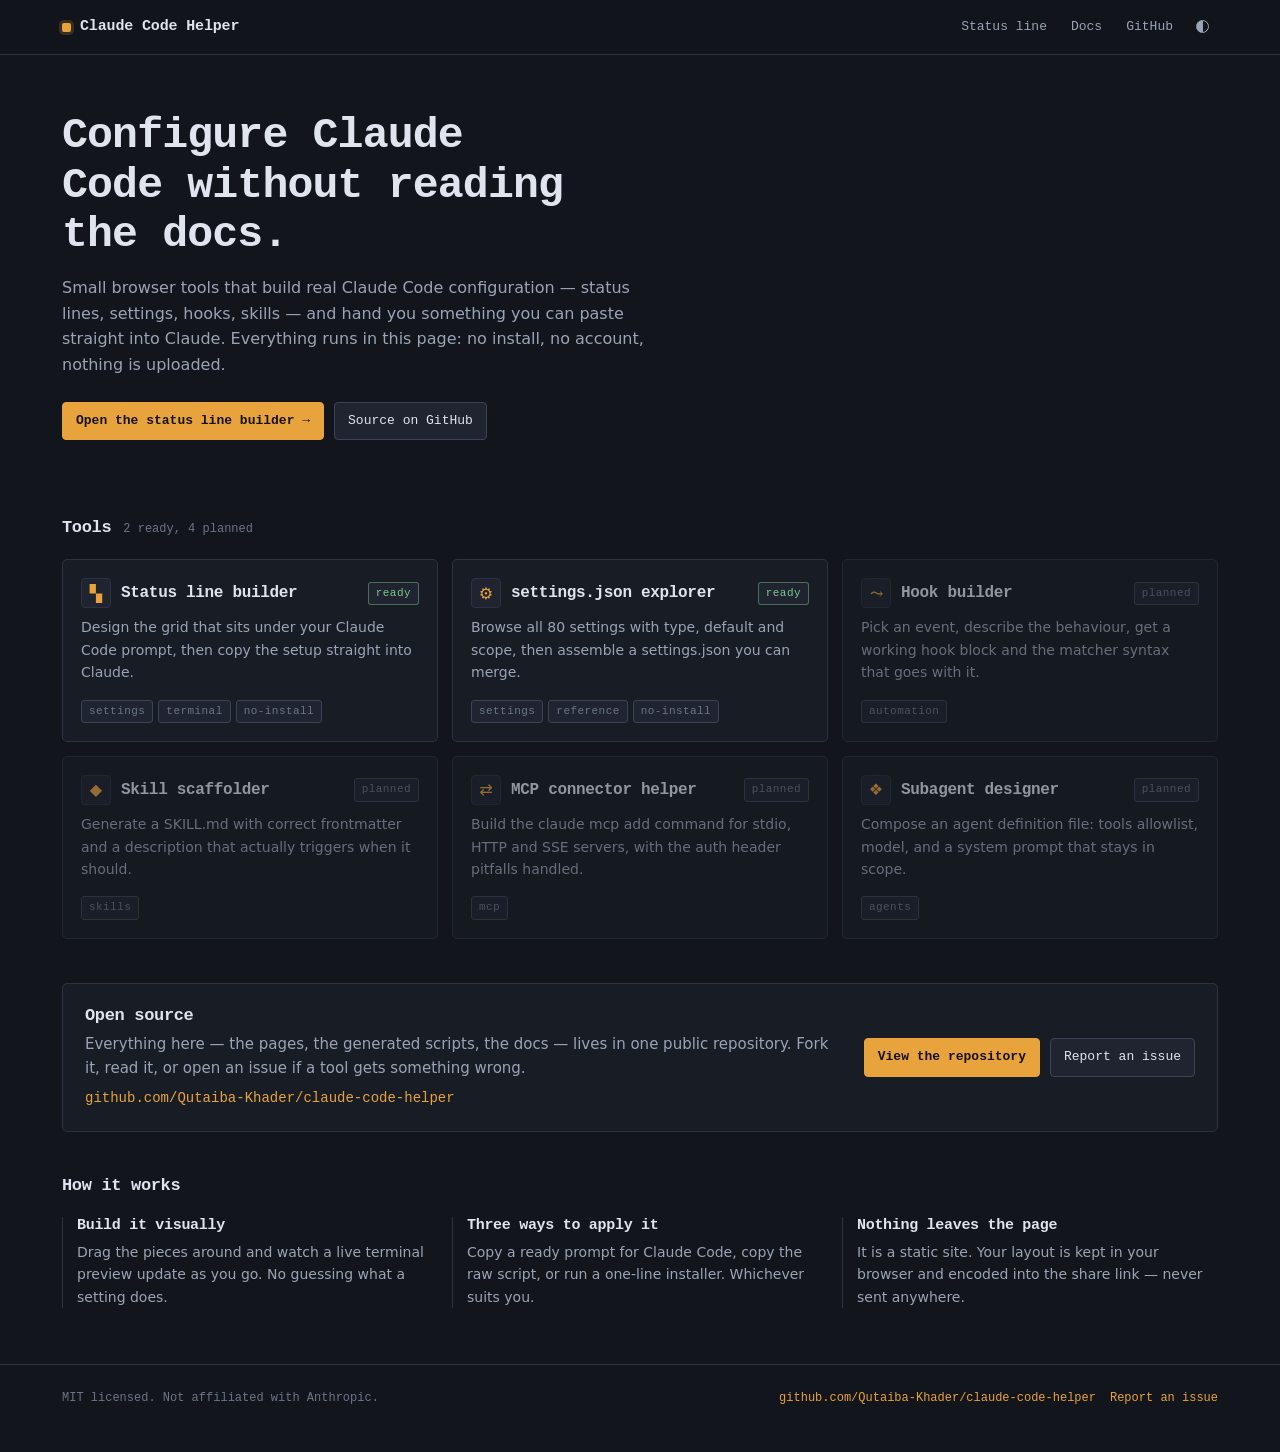
<file: index.html>
<!doctype html>
<html lang="en" data-theme="dark">
<head>
<meta charset="utf-8">
<meta name="viewport" content="width=device-width, initial-scale=1">
<title>Claude Code Helper</title>
<meta name="description" content="Browser tools that generate Claude Code configuration you can paste straight into Claude. No install, no account, nothing leaves your machine.">
<link rel="icon" href="data:image/svg+xml,<svg xmlns='http://www.w3.org/2000/svg' viewBox='0 0 100 100'><text y='.9em' font-size='90'>▚</text></svg>">
<link rel="stylesheet" href="assets/css/base.css?v=v40">
<style>
  .hero { padding: 56px 0 34px; }
  .hero h1 { font-size: clamp(1.8rem, 4.4vw, 2.7rem); margin-bottom: .35em; max-width: 20ch; }
  .hero p.lede { font-size: 1rem; max-width: 60ch; margin-bottom: 1.5em; }
  .hero .cta { display: flex; flex-wrap: wrap; gap: 10px; }

  .grid { display: grid; gap: 14px; grid-template-columns: repeat(auto-fill, minmax(300px, 1fr)); }
  .tool {
    display: flex; flex-direction: column; gap: 8px;
    background: var(--bg-2); border: 1px solid var(--line);
    border-radius: var(--radius); padding: 18px;
    color: inherit; transition: border-color .14s, transform .14s, box-shadow .14s;
  }
  a.tool:hover { text-decoration: none; border-color: var(--line-2); transform: translateY(-2px); box-shadow: var(--shadow); }
  .tool.is-planned { opacity: .62; }
  .tool .top { display: flex; align-items: center; gap: 10px; }
  .tool .ico {
    width: 30px; height: 30px; flex: none; display: grid; place-items: center;
    border-radius: 4px; background: var(--bg-3); border: 1px solid var(--line);
    font-size: 1rem; color: var(--accent);
  }
  .tool h3 { margin: 0; font-size: 1rem; }
  .tool p { margin: 0; font-size: .875rem; color: var(--fg-2); }
  .tool .tags { display: flex; flex-wrap: wrap; gap: 5px; margin-top: auto; padding-top: 8px; }

  .why { display: grid; gap: 14px; grid-template-columns: repeat(auto-fit, minmax(230px, 1fr)); margin-top: 12px; }
  .why div h3 { color: var(--fg); }
  .why div { border-left: 1px solid var(--line); padding-left: 14px; }
  .why div p { font-size: .875rem; margin: 0; }
  section { margin-top: 44px; }
  .repo-cta {
    display: flex; gap: 22px; flex-wrap: wrap; align-items: center;
    padding: 22px; border: 1px solid var(--line); border-radius: var(--radius);
    background: var(--bg-2);
  }
  .repo-cta > div:first-child { flex: 1; min-width: 260px; }
  .repo-cta h2 { margin-bottom: .35em; }
  .repo-cta p { margin: 0; font-size: .9375rem; }
  .repo-url { margin-top: .5em !important; font-family: var(--mono); font-size: .875rem !important; }
  .repo-actions { display: flex; gap: 10px; flex-wrap: wrap; }
  .section-head { display: flex; align-items: baseline; gap: 12px; margin-bottom: 14px; }
  .section-head p { margin: 0; font-family: var(--mono); font-size: .75rem; color: var(--fg-3); }
</style>
</head>
<body>

<header class="site-head">
  <div class="wrap">
    <a class="brand" href="./"><span class="dot"></span> Claude Code Helper</a>
    <nav>
      <a href="tools/statusline/">Status line</a>
      <a href="docs/">Docs</a>
      <a href="https://github.com/Qutaiba-Khader/claude-code-helper">GitHub</a>
      <button class="btn btn-ghost btn-sm theme-toggle" id="theme" title="Toggle theme" aria-label="Toggle theme"><span class="tt-disc"></span></button>
    </nav>
  </div>
</header>

<main class="wrap">

  <div class="hero">
    <h1>Configure Claude Code without reading the docs.</h1>
    <p class="lede">
      Small browser tools that build real Claude Code configuration — status lines, settings,
      hooks, skills — and hand you something you can paste straight into Claude. Everything runs
      in this page: no install, no account, nothing is uploaded.
    </p>
    <div class="cta">
      <a class="btn btn-primary" href="tools/statusline/">Open the status line builder →</a>
      <a class="btn" href="https://github.com/Qutaiba-Khader/claude-code-helper">Source on GitHub</a>
    </div>
  </div>

  <section>
    <div class="section-head">
      <h2>Tools</h2>
      <p id="count"></p>
    </div>
    <div class="grid" id="tools"></div>
  </section>

  <section class="repo-cta">
    <div>
      <h2>Open source</h2>
      <p>
        Everything here — the pages, the generated scripts, the docs — lives in one public
        repository. Fork it, read it, or open an issue if a tool gets something wrong.
      </p>
      <p class="repo-url"><a href="https://github.com/Qutaiba-Khader/claude-code-helper">github.com/Qutaiba-Khader/claude-code-helper</a></p>
    </div>
    <div class="repo-actions">
      <a class="btn btn-primary" href="https://github.com/Qutaiba-Khader/claude-code-helper">View the repository</a>
      <a class="btn" href="https://github.com/Qutaiba-Khader/claude-code-helper/issues">Report an issue</a>
    </div>
  </section>

  <section>
    <div class="section-head"><h2>How it works</h2></div>
    <div class="why">
      <div>
        <h3>Build it visually</h3>
        <p>Drag the pieces around and watch a live terminal preview update as you go. No guessing what a setting does.</p>
      </div>
      <div>
        <h3>Three ways to apply it</h3>
        <p>Copy a ready prompt for Claude Code, copy the raw script, or run a one-line installer. Whichever suits you.</p>
      </div>
      <div>
        <h3>Nothing leaves the page</h3>
        <p>It is a static site. Your layout is kept in your browser and encoded into the share link — never sent anywhere.</p>
      </div>
    </div>
  </section>

</main>

<footer class="site-foot">
  <div class="wrap">
    <span>MIT licensed. Not affiliated with Anthropic.</span>
    <span class="spacer"></span>
    <a href="https://github.com/Qutaiba-Khader/claude-code-helper">github.com/Qutaiba-Khader/claude-code-helper</a>
    <a href="https://github.com/Qutaiba-Khader/claude-code-helper/issues">Report an issue</a>
  </div>
</footer>

<div id="toast" role="status" aria-live="polite"></div>
<script src="assets/js/ui.js?v=v40"></script>
<script src="assets/js/hub.js?v=v40"></script>
</body>
</html>
</file>
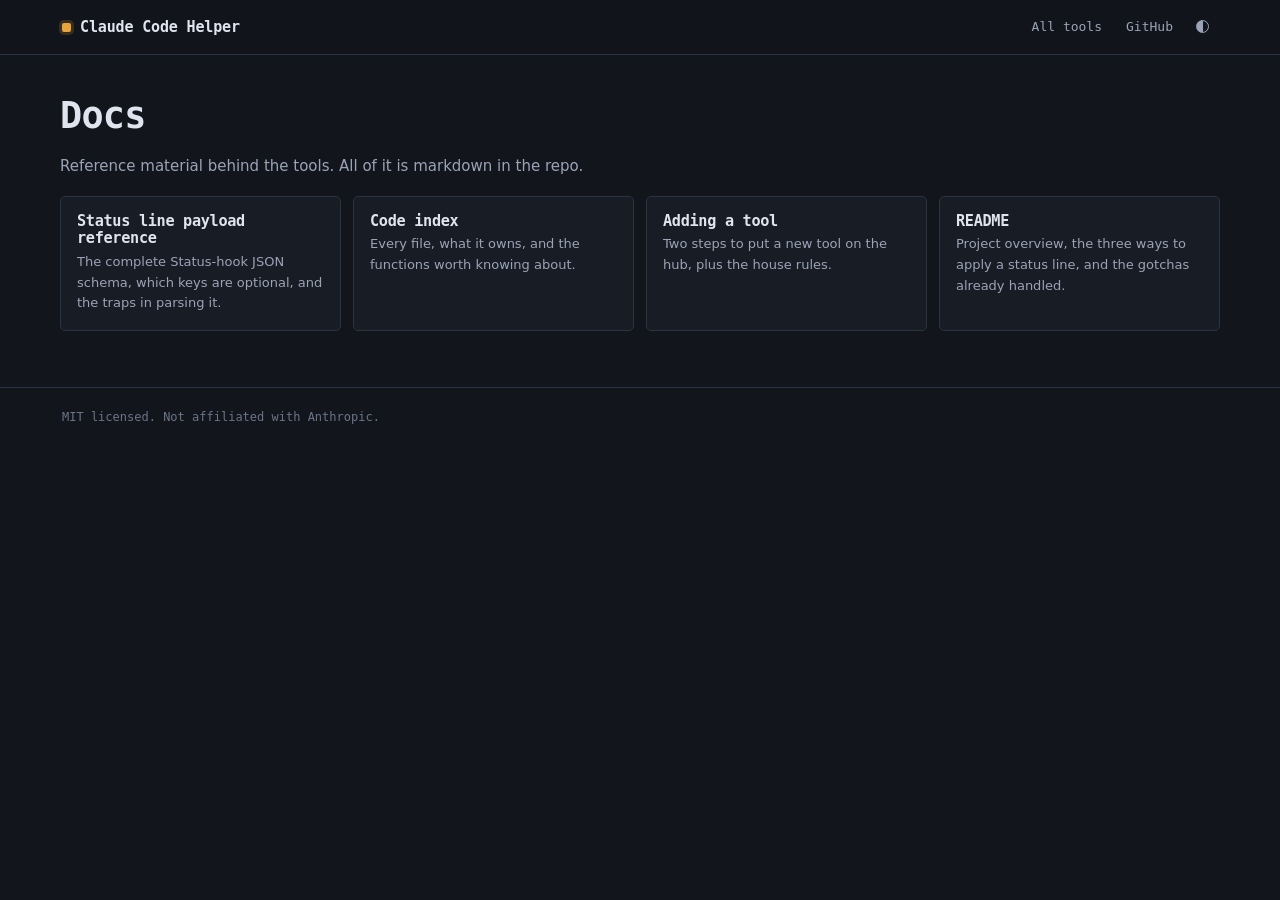
<file: docs/index.html>
<!doctype html>
<html lang="en" data-theme="dark">
<head>
<meta charset="utf-8">
<meta name="viewport" content="width=device-width, initial-scale=1">
<title>Docs — Claude Code Helper</title>
<link rel="icon" href="data:image/svg+xml,<svg xmlns='http://www.w3.org/2000/svg' viewBox='0 0 100 100'><text y='.9em' font-size='90'>▚</text></svg>">
<link rel="stylesheet" href="../assets/css/base.css?v=v40">
<style>
  main.wrap { padding: 40px 20px 0; }
  .doclist { display: grid; gap: 12px; grid-template-columns: repeat(auto-fill, minmax(280px,1fr)); margin-top: 18px; }
  .doclist a { display: block; padding: 16px; border: 1px solid var(--line); border-radius: var(--radius);
    background: var(--bg-2); color: inherit; }
  .doclist a:hover { text-decoration: none; border-color: var(--line-2); }
  .doclist h3 { margin: 0 0 4px; font-size: .95rem; }
  .doclist p { margin: 0; font-size: .8125rem; }
</style>
</head>
<body>
<header class="site-head">
  <div class="wrap">
    <a class="brand" href="../"><span class="dot"></span> Claude Code Helper</a>
    <nav>
      <a href="../">All tools</a>
      <a href="https://github.com/Qutaiba-Khader/claude-code-helper">GitHub</a>
      <button class="btn btn-ghost btn-sm theme-toggle" id="theme" aria-label="Toggle theme"><span class="tt-disc"></span></button>
    </nav>
  </div>
</header>
<main class="wrap">
  <h1>Docs</h1>
  <p>Reference material behind the tools. All of it is markdown in the repo.</p>
  <div class="doclist">
    <a href="https://github.com/Qutaiba-Khader/claude-code-helper/blob/main/docs/statusline-payload.md">
      <h3>Status line payload reference</h3>
      <p>The complete Status-hook JSON schema, which keys are optional, and the traps in parsing it.</p>
    </a>
    <a href="https://github.com/Qutaiba-Khader/claude-code-helper/blob/main/CODE-INDEX.md">
      <h3>Code index</h3>
      <p>Every file, what it owns, and the functions worth knowing about.</p>
    </a>
    <a href="https://github.com/Qutaiba-Khader/claude-code-helper/blob/main/docs/adding-a-tool.md">
      <h3>Adding a tool</h3>
      <p>Two steps to put a new tool on the hub, plus the house rules.</p>
    </a>
    <a href="https://github.com/Qutaiba-Khader/claude-code-helper/blob/main/README.md">
      <h3>README</h3>
      <p>Project overview, the three ways to apply a status line, and the gotchas already handled.</p>
    </a>
  </div>
</main>
<footer class="site-foot"><div class="wrap"><span>MIT licensed. Not affiliated with Anthropic.</span></div></footer>
<div id="toast" role="status" aria-live="polite"></div>
<script src="../assets/js/ui.js?v=v40"></script>
</body>
</html>
</file>
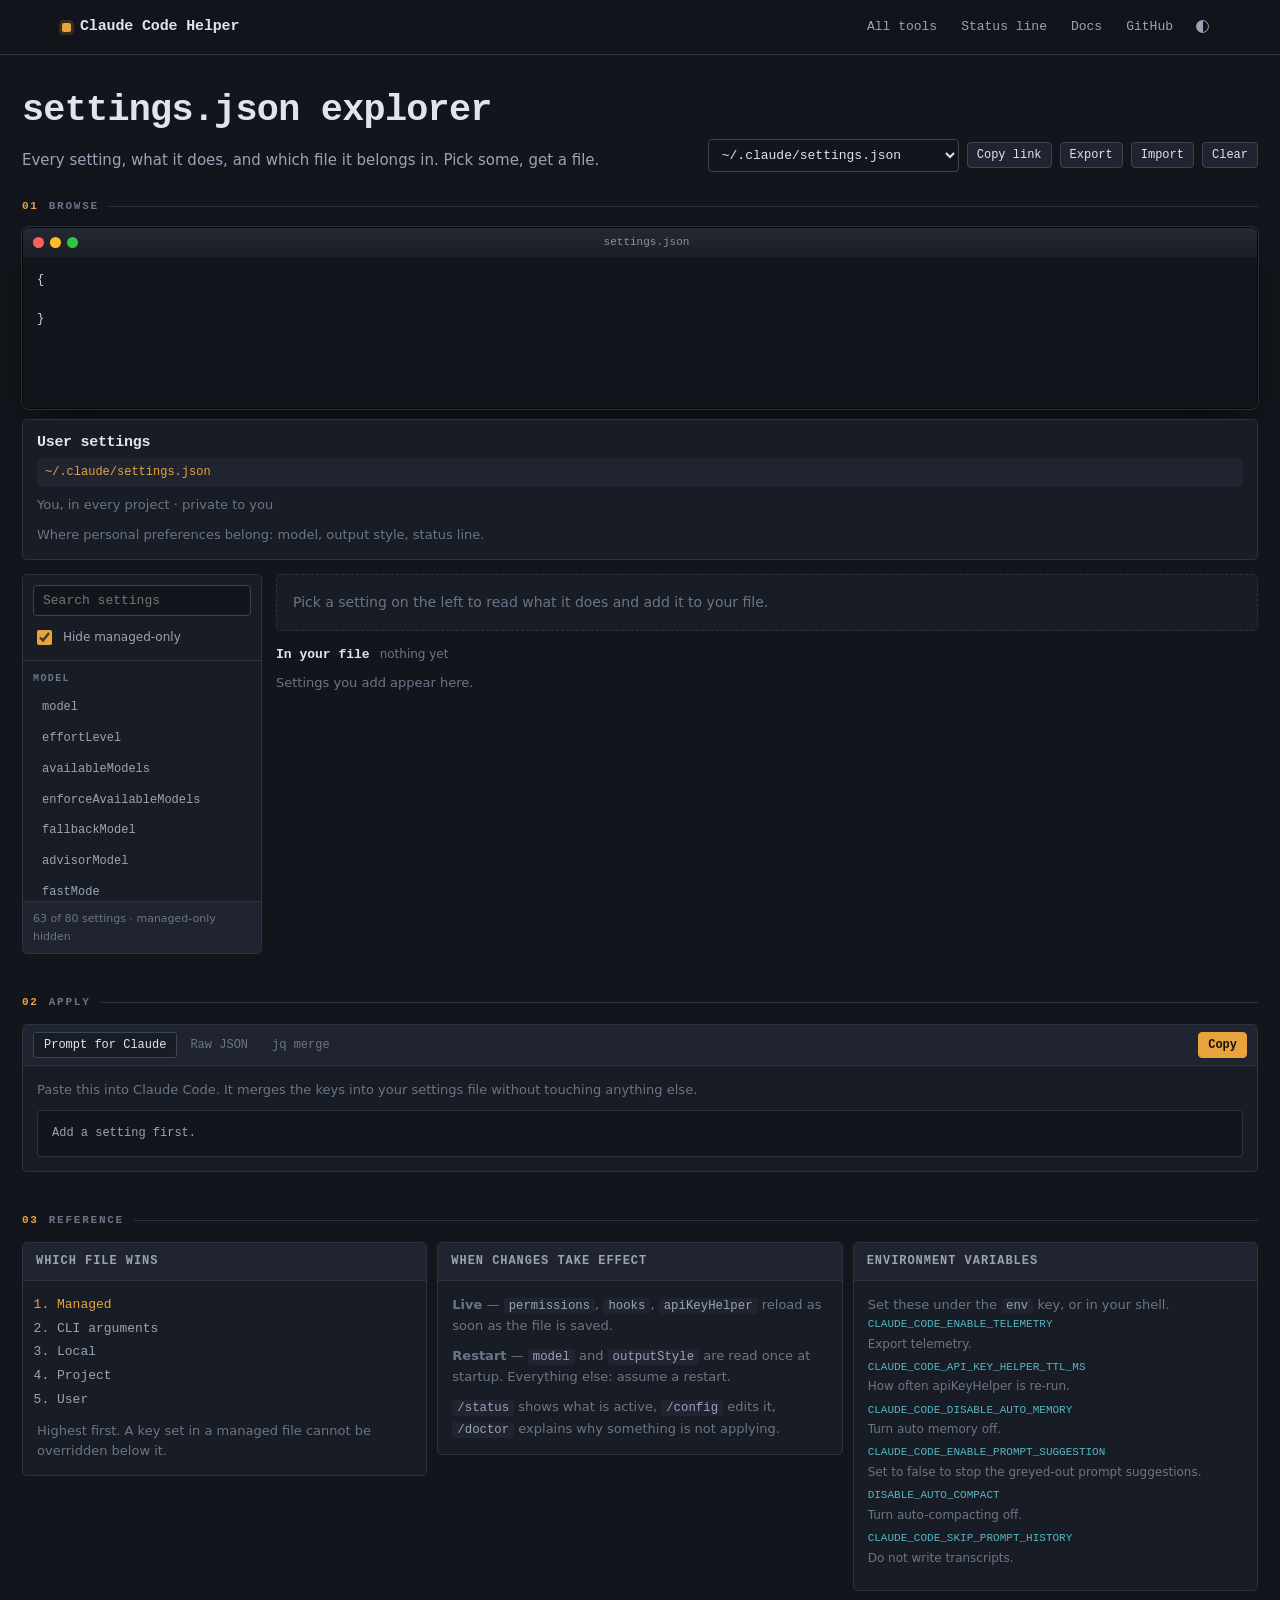
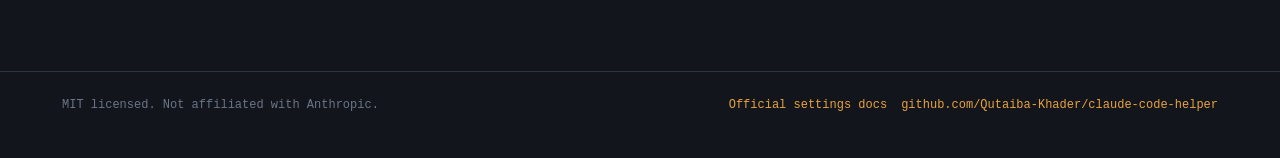
<file: tools/settings/index.html>
<!doctype html>
<html lang="en" data-theme="dark">
<head>
<meta charset="utf-8">
<meta name="viewport" content="width=device-width, initial-scale=1">
<title>settings.json explorer — Claude Code Helper</title>
<meta name="description" content="Browse every Claude Code setting with its type, default and scope, and assemble a settings.json you can paste.">
<link rel="icon" href="data:image/svg+xml,<svg xmlns='http://www.w3.org/2000/svg' viewBox='0 0 100 100'><text y='.9em' font-size='90'>⚙</text></svg>">
<link rel="stylesheet" href="../../assets/css/base.css?v=v40">
<link rel="stylesheet" href="app.css?v=v40">
</head>
<body>

<header class="site-head">
  <div class="wrap">
    <a class="brand" href="../../"><span class="dot"></span> Claude Code Helper</a>
    <nav>
      <a href="../../">All tools</a>
      <a href="../statusline/">Status line</a>
      <a href="../../docs/">Docs</a>
      <a href="https://github.com/Qutaiba-Khader/claude-code-helper">GitHub</a>
      <button class="btn btn-ghost btn-sm theme-toggle" id="theme" title="Toggle light and dark" aria-label="Toggle light and dark"><span class="tt-disc"></span></button>
    </nav>
  </div>
</header>

<main class="wrap explorer">

  <div class="page-head">
    <div class="page-head-text">
      <h1>settings.json explorer</h1>
      <p>Every setting, what it does, and which file it belongs in. Pick some, get a file.</p>
    </div>
    <div class="page-head-actions">
      <select id="scope" aria-label="Which settings file">
        <option value="user">~/.claude/settings.json</option>
        <option value="project">.claude/settings.json</option>
        <option value="local">.claude/settings.local.json</option>
        <option value="managed">managed-settings.json</option>
      </select>
      <button class="btn btn-sm" id="share">Copy link</button>
      <button class="btn btn-sm" id="export">Export</button>
      <button class="btn btn-sm" id="import">Import</button>
      <input type="file" id="importFile" accept="application/json,.json" hidden>
      <button class="btn btn-sm" id="clear">Clear</button>
    </div>
  </div>

  <!-- ══════════════ 1 · BROWSE ══════════════ -->
  <p class="eyebrow"><span class="n">01</span> Browse</p>

  <div class="workbench">

    <aside class="rail">
      <div class="rail-head">
        <input type="text" id="filter" placeholder="Search settings" aria-label="Search settings">
        <label class="check rail-check"><input type="checkbox" id="hideManaged" checked> Hide managed-only</label>
      </div>
      <div class="rail-body" id="list"></div>
      <p class="rail-foot" id="count"></p>
    </aside>

    <div class="stage">
      <div id="detail" class="detail-empty">
        <p>Pick a setting on the left to read what it does and add it to your file.</p>
      </div>

      <div class="chosen">
        <div class="chosen-head">
          <span class="chosen-title">In your file</span>
          <span class="chosen-hint" id="chosenCount">nothing yet</span>
        </div>
        <div id="chosen"></div>
      </div>
    </div>

    <aside class="viewer">
      <div class="filewin">
        <div class="filewin-bar">
          <span class="fw-dots"><i></i><i></i><i></i></span>
          <span class="fw-title" id="fileTitle">settings.json</span>
        </div>
        <pre class="filewin-body" id="json"></pre>
      </div>
      <div class="scope-card" id="scopeCard"></div>
    </aside>
  </div>

  <!-- ══════════════ 2 · APPLY ══════════════ -->
  <p class="eyebrow"><span class="n">02</span> Apply</p>

  <section class="panel out-panel">
    <header>
      <div class="tabs" role="tablist">
        <button class="tab is-active" data-tab="prompt" role="tab">Prompt for Claude</button>
        <button class="tab" data-tab="json" role="tab">Raw JSON</button>
        <button class="tab" data-tab="jq" role="tab">jq merge</button>
      </div>
      <span class="spacer"></span>
      <button class="btn btn-primary btn-sm" id="copyOut">Copy</button>
    </header>
    <div class="body">
      <p class="hint" id="outHelp"></p>
      <pre class="code" id="out"></pre>
    </div>
  </section>

  <!-- ══════════════ 3 · REFERENCE ══════════════ -->
  <p class="eyebrow"><span class="n">03</span> Reference</p>

  <div class="reference">
    <div class="panel">
      <header>Which file wins</header>
      <div class="body">
        <ol class="precedence" id="precedence"></ol>
        <p class="hint">Highest first. A key set in a managed file cannot be overridden below it.</p>
      </div>
    </div>
    <div class="panel">
      <header>When changes take effect</header>
      <div class="body">
        <p class="hint" style="margin-top:0">
          <strong>Live</strong> — <code>permissions</code>, <code>hooks</code>,
          <code>apiKeyHelper</code> reload as soon as the file is saved.
        </p>
        <p class="hint">
          <strong>Restart</strong> — <code>model</code> and <code>outputStyle</code> are read once
          at startup. Everything else: assume a restart.
        </p>
        <p class="hint">
          <code>/status</code> shows what is active, <code>/config</code> edits it,
          <code>/doctor</code> explains why something is not applying.
        </p>
      </div>
    </div>
    <div class="panel">
      <header>Environment variables</header>
      <div class="body">
        <p class="hint" style="margin-top:0">Set these under the <code>env</code> key, or in your shell.</p>
        <div class="envlist" id="envlist"></div>
      </div>
    </div>
  </div>

</main>

<footer class="site-foot">
  <div class="wrap">
    <span>MIT licensed. Not affiliated with Anthropic.</span>
    <span class="spacer"></span>
    <a href="https://code.claude.com/docs/en/settings">Official settings docs</a>
    <a href="https://github.com/Qutaiba-Khader/claude-code-helper">github.com/Qutaiba-Khader/claude-code-helper</a>
  </div>
</footer>

<div id="toast" role="status" aria-live="polite"></div>

<script src="../../assets/js/ui.js?v=v40"></script>
<script src="settings-data.js?v=v40"></script>
<script src="app.js?v=v40"></script>
</body>
</html>
</file>
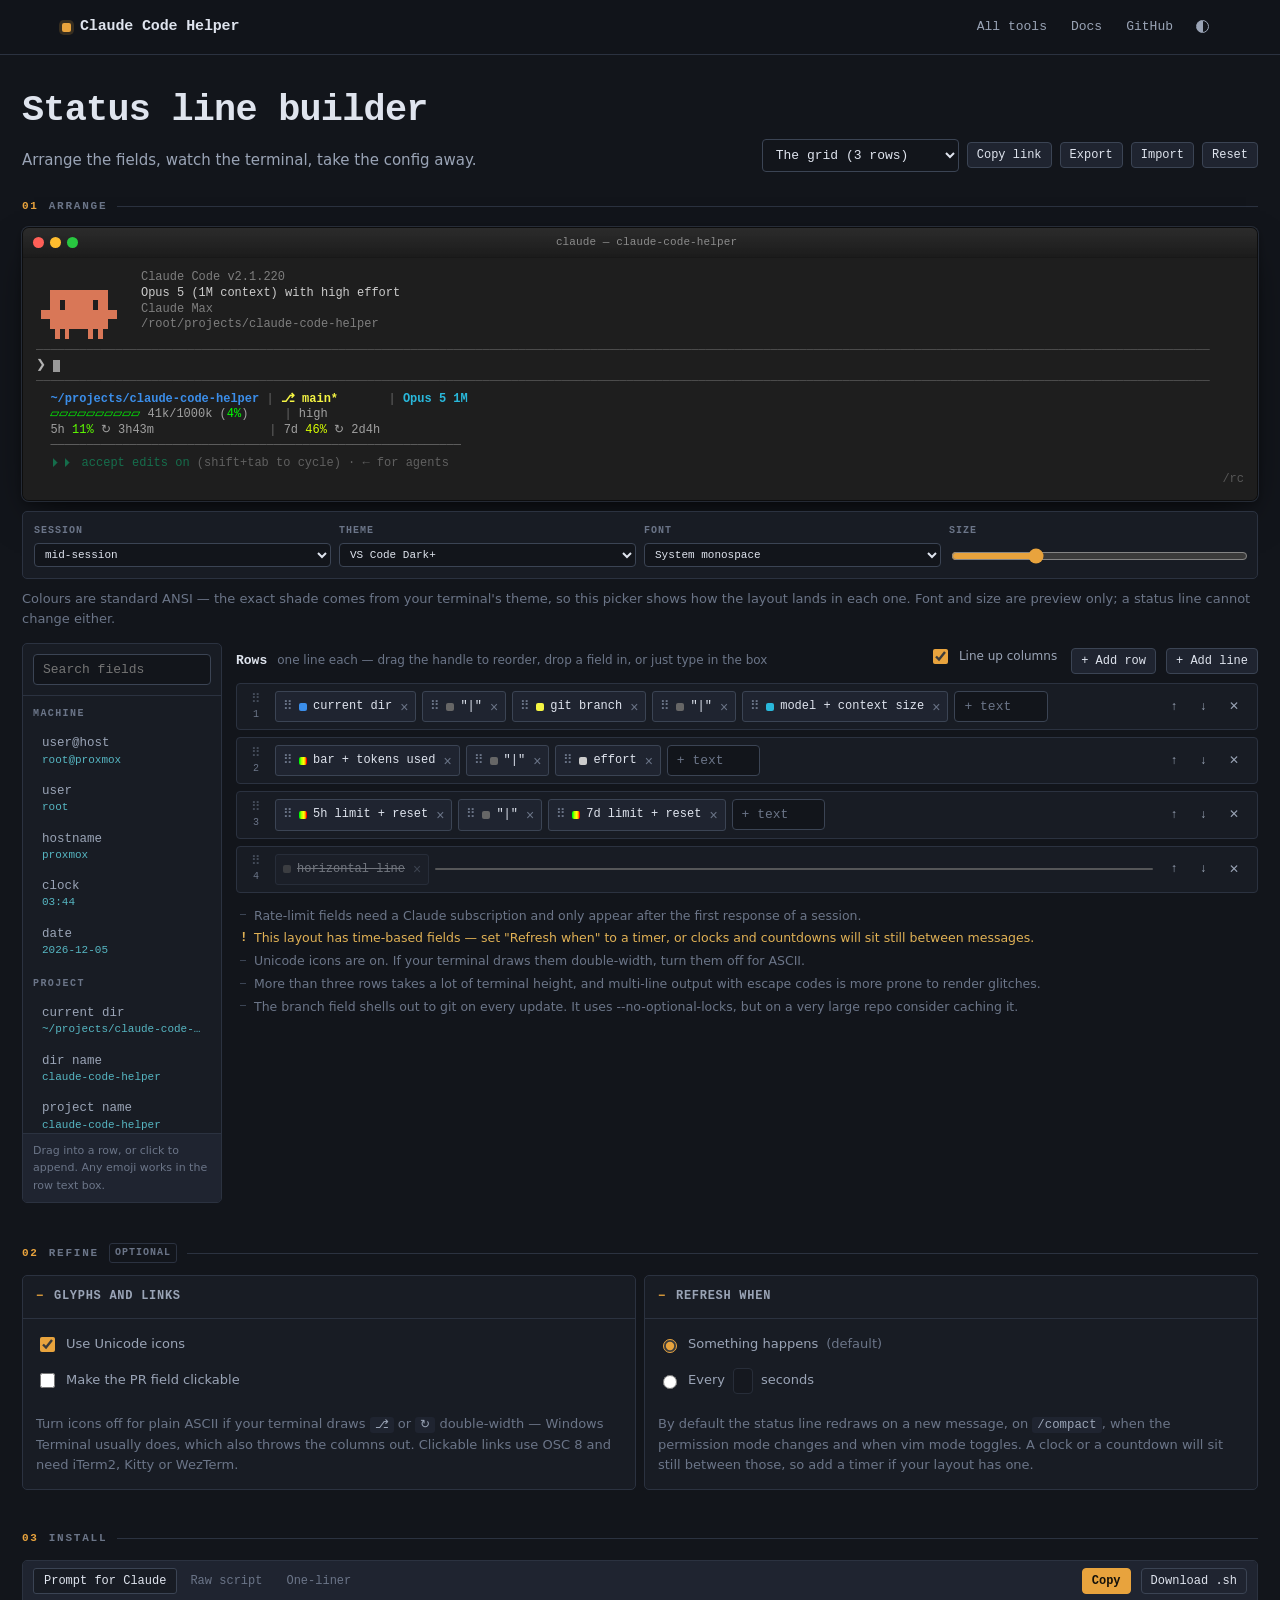
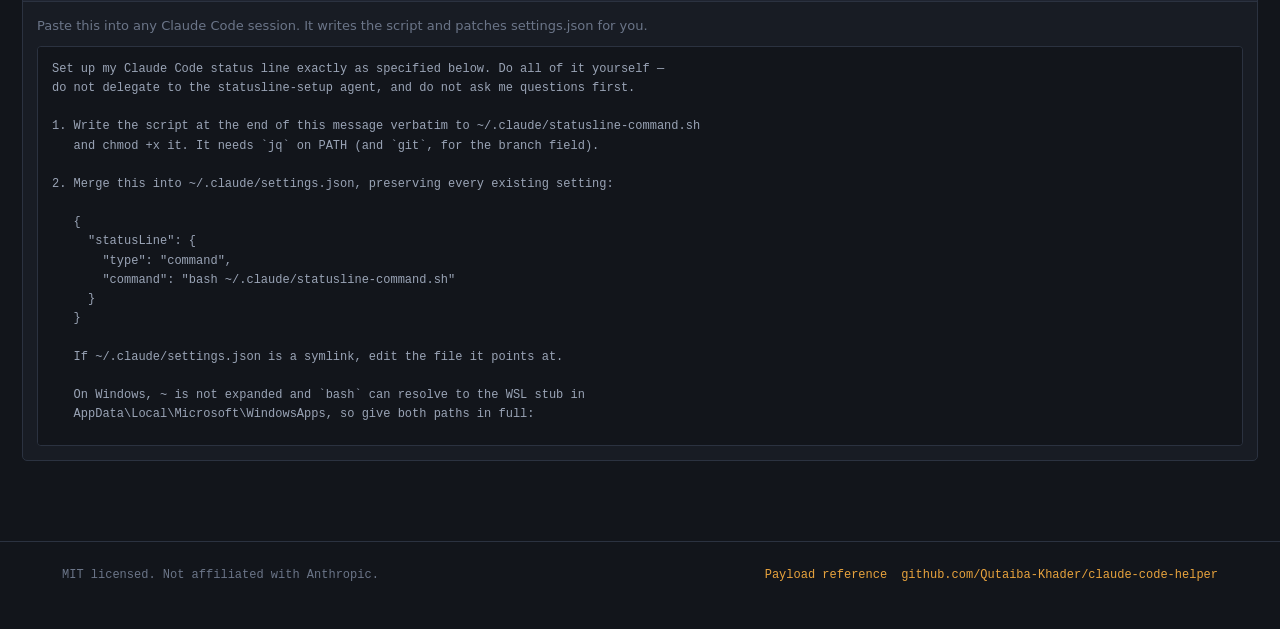
<file: tools/statusline/index.html>
<!doctype html>
<html lang="en" data-theme="dark">
<head>
<meta charset="utf-8">
<meta name="viewport" content="width=device-width, initial-scale=1">
<title>Status line builder — Claude Code Helper</title>
<meta name="description" content="Drag fields into rows, watch a live terminal preview, then copy the setup straight into Claude Code.">
<link rel="icon" href="data:image/svg+xml,<svg xmlns='http://www.w3.org/2000/svg' viewBox='0 0 100 100'><text y='.9em' font-size='90'>▚</text></svg>">
<link rel="stylesheet" href="../../assets/css/base.css?v=v40">
<link rel="stylesheet" href="app.css?v=v40">
</head>
<body>

<header class="site-head">
  <div class="wrap">
    <a class="brand" href="../../"><span class="dot"></span> Claude Code Helper</a>
    <nav>
      <a href="../../">All tools</a>
      <a href="../../docs/">Docs</a>
      <a href="https://github.com/Qutaiba-Khader/claude-code-helper">GitHub</a>
      <button class="btn btn-ghost btn-sm theme-toggle" id="theme" title="Toggle light and dark" aria-label="Toggle light and dark"><span class="tt-disc"></span></button>
    </nav>
  </div>
</header>

<main class="wrap builder">

  <div class="page-head">
    <div class="page-head-text">
      <h1>Status line builder</h1>
      <p>Arrange the fields, watch the terminal, take the config away.</p>
    </div>
    <div class="page-head-actions">
      <select id="preset" aria-label="Preset">
        <option value="">Start from a preset…</option>
      </select>
      <button class="btn btn-sm" id="share">Copy link</button>
      <button class="btn btn-sm" id="export">Export</button>
      <button class="btn btn-sm" id="import">Import</button>
      <input type="file" id="importFile" accept="application/json,.json" hidden>
      <button class="btn btn-sm" id="reset">Reset</button>
    </div>
  </div>

  <!-- ══════════════ 1 · ARRANGE ══════════════ -->
  <p class="eyebrow"><span class="n">01</span> Arrange</p>

  <div class="workbench">

    <!-- field rail -->
    <aside class="rail">
      <div class="rail-head">
        <input type="text" id="filter" placeholder="Search fields" aria-label="Search fields">
      </div>
      <div class="rail-body" id="palette"></div>
      <p class="rail-foot">Drag into a row, or click to append. Any emoji works in the row text box.</p>
    </aside>

    <!-- rows -->
    <div class="stage">
      <div class="rows-head">
        <span class="rows-title">Rows</span>
        <span class="rows-hint">one line each — drag the handle to reorder, drop a field in, or just type in the box</span>
        <span class="spacer"></span>
        <label class="check rows-align"><input type="checkbox" id="optAlign" checked> Line up columns</label>
        <button class="btn btn-sm" id="addRow">+ Add row</button>
        <button class="btn btn-sm" id="addRule">+ Add line</button>
      </div>
      <div id="rows"></div>
      <div id="warn"></div>
    </div>

    <!-- live terminal -->
    <aside class="viewer">
      <div class="termwin">
        <div class="termwin-bar">
          <span class="tw-dots"><i></i><i></i><i></i></span>
          <span class="tw-title" id="termTitle">claude</span>
        </div>
        <div class="termwin-body">
          <!-- the startup banner Claude Code prints -->
          <div class="term-banner" aria-hidden="true">
            <svg class="tb-logo" viewBox="0 0 17 5" preserveAspectRatio="none" shape-rendering="crispEdges" aria-hidden="true" focusable="false"><rect x="3" y="0" width="12" height="1"/><rect x="3" y="1" width="2" height="1"/><rect x="6" y="1" width="6" height="1"/><rect x="13" y="1" width="2" height="1"/><rect x="1" y="2" width="16" height="1"/><rect x="3" y="3" width="12" height="1"/><rect x="4" y="4" width="1" height="1"/><rect x="6" y="4" width="1" height="1"/><rect x="11" y="4" width="1" height="1"/><rect x="13" y="4" width="1" height="1"/></svg>
            <div id="termBanner"></div>
          </div>
          <!-- input area: a rule, the prompt, a rule -->
          <div class="term-rule" id="termRule1" aria-hidden="true"></div>
          <div class="term-prompt" aria-hidden="true"><span class="pc">❯</span> <span class="ti-cursor"></span></div>
          <div class="term-rule" id="termRule2" aria-hidden="true"></div>
          <!-- your status line, in its own row above the footer badges -->
          <div class="term" id="term" aria-label="Status line preview"></div>
          <div class="term-badges" id="termBadges" aria-hidden="true"></div>
        </div>
      </div>

      <div class="viewer-controls">
        <label class="vc"><span>Session</span>
          <select id="sample" aria-label="Sample session data">
            <option value="mid">mid-session</option>
            <option value="fresh">fresh session</option>
            <option value="limits">near the limits</option>
            <option value="bare">no subscription data</option>
          </select>
        </label>
        <label class="vc"><span>Theme</span>
          <select id="scheme" aria-label="Terminal colour scheme"></select>
        </label>
        <label class="vc"><span>Font</span>
          <select id="font" aria-label="Terminal font"></select>
        </label>
        <label class="vc"><span>Size</span>
          <input type="range" id="fontSize" min="9" max="20" step="1" value="12" aria-label="Terminal font size">
        </label>
      </div>
      <p class="hint">
        Colours are standard ANSI — the exact shade comes from your terminal's theme, so this
        picker shows how the layout lands in each one. Font and size are preview only; a status
        line cannot change either.
      </p>
    </aside>
  </div>

  <!-- ══════════════ 2 · REFINE ══════════════ -->
  <p class="eyebrow"><span class="n">02</span> Refine <span class="opt">optional</span></p>

  <div class="refine">
    <details class="fold" open>
      <summary>Glyphs and links</summary>
      <div class="fold-body">
        <label class="check"><input type="checkbox" id="optIcons" checked> Use Unicode icons</label>
        <label class="check"><input type="checkbox" id="optLinks"> Make the PR field clickable</label>
        <p class="hint">
          Turn icons off for plain ASCII if your terminal draws <code>⎇</code> or <code>↻</code>
          double-width — Windows Terminal usually does, which also throws the columns out.
          Clickable links use OSC 8 and need iTerm2, Kitty or WezTerm.
        </p>
      </div>
    </details>

    <details class="fold" open>
      <summary>Refresh when</summary>
      <div class="fold-body">
        <label class="check"><input type="radio" name="refreshmode" id="refreshEvent" checked>
          Something happens <span class="muted">(default)</span></label>
        <label class="check"><input type="radio" name="refreshmode" id="refreshTimer">
          Every
          <input type="number" id="refresh" min="1" max="3600" step="1" value="30"
                 class="inline-num" aria-label="Refresh interval in seconds">
          seconds</label>
        <p class="hint">
          By default the status line redraws on a new message, on <code>/compact</code>, when the
          permission mode changes and when vim mode toggles. A clock or a countdown will sit still
          between those, so add a timer if your layout has one.
        </p>
      </div>
    </details>
  </div>

  <!-- ══════════════ 3 · INSTALL ══════════════ -->
  <p class="eyebrow"><span class="n">03</span> Install</p>

  <section class="panel out-panel">
    <header>
      <div class="tabs" role="tablist">
        <button class="tab is-active" data-tab="prompt" role="tab">Prompt for Claude</button>
        <button class="tab" data-tab="script" role="tab">Raw script</button>
        <button class="tab" data-tab="install" role="tab">One-liner</button>
      </div>
      <span class="spacer"></span>
      <button class="btn btn-primary btn-sm" id="copyOut">Copy</button>
      <button class="btn btn-sm" id="download">Download .sh</button>
    </header>
    <div class="body">
      <p class="hint" id="outHelp"></p>
      <pre class="code" id="out"></pre>
    </div>
  </section>

</main>

<footer class="site-foot">
  <div class="wrap">
    <span>MIT licensed. Not affiliated with Anthropic.</span>
    <span class="spacer"></span>
    <a href="https://github.com/Qutaiba-Khader/claude-code-helper/blob/main/docs/statusline-payload.md">Payload reference</a>
    <a href="https://github.com/Qutaiba-Khader/claude-code-helper">github.com/Qutaiba-Khader/claude-code-helper</a>
  </div>
</footer>

<div id="toast" role="status" aria-live="polite"></div>

<script src="../../assets/js/ui.js?v=v40"></script>
<script src="fields.js?v=v40"></script>
<script src="app.js?v=v40"></script>
</body>
</html>
</file>
<file: assets/css/base.css>
/* claude-code-helper — shared design system.
   Every tool page loads this file, then adds its own tool-scoped stylesheet.
   Keep tool-specific rules OUT of here.

   The visual language borrows from a well-made terminal application: monospace
   is the display face, section labels read like status-bar segments, rules are
   drawn thin. Amber carries actions, cyan carries data. */

:root {
  /* blue-slate, not black — a terminal that has been sat in front of for years */
  --bg:        #12151b;
  --bg-2:      #181c24;
  --bg-3:      #1f2430;
  --line:      #2b3240;
  --line-2:    #3b4454;
  --fg:        #dfe4ee;
  --fg-2:      #9aa4b6;
  --fg-3:      #6b7588;

  --accent:    #e8a33d;   /* actions */
  --accent-2:  #f5bd6b;
  --data:      #56b6c2;   /* values, live output */
  --ok:        #7cc98d;
  --warn:      #e0b155;
  --err:       #e2726a;

  --radius:    5px;
  --radius-sm: 4px;

  --mono: ui-monospace, "SF Mono", "JetBrains Mono", "Cascadia Mono", Menlo, Consolas, monospace;
  --sans: ui-sans-serif, system-ui, -apple-system, "Segoe UI", Roboto, sans-serif;

  --shadow: 0 1px 0 rgba(0,0,0,.5), 0 10px 30px rgba(0,0,0,.28);
}

@media (prefers-color-scheme: light) {
  :root:not([data-theme="dark"]) {
    --bg: #f7f6f3; --bg-2: #ffffff; --bg-3: #edebe6;
    --line: #dfdcd5; --line-2: #c6c1b7;
    --fg: #1a1d23; --fg-2: #545b68; --fg-3: #838a97;
    --accent: #b5761a; --accent-2: #96600f; --data: #2b7f8b;
    --ok: #3f8b53; --warn: #9a7418; --err: #b8443c;
    --shadow: 0 1px 0 rgba(0,0,0,.04), 0 10px 30px rgba(0,0,0,.07);
  }
}
:root[data-theme="light"] {
  --bg: #f7f6f3; --bg-2: #ffffff; --bg-3: #edebe6;
  --line: #dfdcd5; --line-2: #c6c1b7;
  --fg: #1a1d23; --fg-2: #545b68; --fg-3: #838a97;
  --accent: #b5761a; --accent-2: #96600f; --data: #2b7f8b;
  --ok: #3f8b53; --warn: #9a7418; --err: #b8443c;
  --shadow: 0 1px 0 rgba(0,0,0,.04), 0 10px 30px rgba(0,0,0,.07);
}

* { box-sizing: border-box; }
html { -webkit-text-size-adjust: 100%; }
body {
  margin: 0;
  background: var(--bg);
  color: var(--fg);
  font-family: var(--sans);
  font-size: 15px;
  line-height: 1.6;
  -webkit-font-smoothing: antialiased;
}
a { color: var(--accent); text-decoration: none; }
a:hover { text-decoration: underline; }

/* Monospace is the display face: headings set tight, tracked in slightly. */
h1, h2, h3 {
  font-family: var(--mono);
  line-height: 1.15;
  margin: 0 0 .45em;
  font-weight: 600;
  letter-spacing: -.02em;
}
h1 { font-size: clamp(1.6rem, 3.6vw, 2.3rem); }
h2 { font-size: 1.0625rem; }
h3 { font-size: .9375rem; }
p { margin: 0 0 1em; color: var(--fg-2); }
code, kbd, pre { font-family: var(--mono); }

/* A status-bar style label that sits above a section and names the step. */
.eyebrow {
  font-family: var(--mono); font-size: .6875rem; font-weight: 600;
  letter-spacing: .16em; text-transform: uppercase; color: var(--fg-3);
  display: flex; align-items: center; gap: 10px; margin: 40px 0 12px;
}
.eyebrow:first-of-type { margin-top: 0; }
.eyebrow::after { content: ''; flex: 1; height: 1px; background: var(--line); }
.eyebrow .n { color: var(--accent); }

.wrap { max-width: 1200px; margin: 0 auto; padding: 0 22px; }

/* ---- header ---- */
.site-head {
  border-bottom: 1px solid var(--line);
  background: color-mix(in srgb, var(--bg) 88%, transparent);
  backdrop-filter: blur(10px);
  position: sticky; top: 0; z-index: 30;
}
.site-head .wrap { display: flex; align-items: center; gap: 14px; height: 54px; }
.brand {
  display: flex; align-items: center; gap: 9px; color: var(--fg);
  font-family: var(--mono); font-weight: 600; font-size: .9375rem; letter-spacing: -.01em;
}
.brand:hover { text-decoration: none; }
.brand .dot {
  width: 9px; height: 9px; border-radius: 2px; background: var(--accent);
  box-shadow: 0 0 0 3px color-mix(in srgb, var(--accent) 18%, transparent);
}
.site-head nav { margin-left: auto; display: flex; align-items: center; gap: 4px; }
.site-head nav a {
  color: var(--fg-2); font-family: var(--mono); font-size: .8125rem;
  padding: 6px 10px; border-radius: var(--radius-sm);
}
.site-head nav a:hover { color: var(--fg); background: var(--bg-3); text-decoration: none; }

/* ---- buttons ---- */
.btn {
  display: inline-flex; align-items: center; justify-content: center; gap: 7px;
  font-family: var(--mono); font-size: .8125rem; font-weight: 500;
  padding: 8px 13px; border-radius: var(--radius-sm);
  border: 1px solid var(--line-2); background: var(--bg-3); color: var(--fg);
  cursor: pointer; white-space: nowrap;
  transition: background .12s, border-color .12s, color .12s;
}
.btn:hover { background: var(--line); text-decoration: none; }
.btn:active { transform: translateY(1px); }
.btn:focus-visible { outline: 2px solid var(--accent); outline-offset: 2px; }
.btn-primary { background: var(--accent); border-color: var(--accent); color: #16120a; font-weight: 600; }
.btn-primary:hover { background: var(--accent-2); border-color: var(--accent-2); }
.btn-sm { padding: 5px 9px; font-size: .75rem; }
.btn-ghost { background: transparent; border-color: transparent; color: var(--fg-2); }
.btn-ghost:hover { background: var(--bg-3); color: var(--fg); }
.btn.is-done { background: var(--ok); border-color: var(--ok); color: #06240f; }
.btn:disabled { opacity: .45; cursor: not-allowed; }

/* ---- surfaces ---- */
.card, .panel {
  background: var(--bg-2); border: 1px solid var(--line); border-radius: var(--radius);
}
.card { padding: 16px; }
.panel { overflow: hidden; }
.panel > header {
  display: flex; align-items: center; gap: 10px;
  padding: 9px 13px; border-bottom: 1px solid var(--line);
  background: var(--bg-3);
  font-family: var(--mono); font-size: .75rem; font-weight: 600;
  color: var(--fg-2); letter-spacing: .08em; text-transform: uppercase;
}
.panel > header .spacer { margin-left: auto; }
.panel > .body { padding: 14px; }

.tag {
  display: inline-block; font-family: var(--mono); font-size: .6875rem; font-weight: 500;
  letter-spacing: .04em; padding: 2px 7px; border-radius: 3px;
  border: 1px solid var(--line-2); color: var(--fg-3); background: var(--bg-3);
}
.tag.live { color: var(--ok); border-color: color-mix(in srgb, var(--ok) 45%, transparent); }
.tag.soon { color: var(--fg-3); }

/* ---- form controls ---- */
label.field {
  display: block; font-family: var(--mono); font-size: .6875rem; font-weight: 600;
  color: var(--fg-3); text-transform: uppercase; letter-spacing: .08em; margin-bottom: 5px;
}
input[type=text], input[type=number], select, textarea {
  width: 100%; font-family: var(--mono); font-size: .8125rem;
  background: var(--bg); color: var(--fg);
  border: 1px solid var(--line-2); border-radius: var(--radius-sm);
  padding: 7px 9px;
}
input[type=text]:focus, input[type=number]:focus, select:focus, textarea:focus {
  outline: none; border-color: var(--accent);
  box-shadow: 0 0 0 3px color-mix(in srgb, var(--accent) 18%, transparent);
}
.check {
  display: flex; align-items: center; gap: 8px;
  font-size: .8125rem; color: var(--fg-2); cursor: pointer;
  min-height: 26px;                 /* a comfortable hit area on touch */
}
.check input { accent-color: var(--accent); width: 15px; height: 15px; flex: none; }
.check:hover { color: var(--fg); }

/* ---- code ---- */
pre.code {
  margin: 0; padding: 13px 14px; overflow-x: auto;
  background: var(--bg); border: 1px solid var(--line); border-radius: var(--radius-sm);
  font-size: .75rem; line-height: 1.6; color: var(--fg-2);
  max-height: 400px; overflow-y: auto; tab-size: 2;
}

/* ---- toast ---- */
#toast {
  position: fixed; left: 50%; bottom: 24px; transform: translate(-50%, 12px);
  background: var(--fg); color: var(--bg);
  padding: 9px 15px; border-radius: var(--radius-sm);
  font-family: var(--mono); font-size: .8125rem; font-weight: 500;
  opacity: 0; pointer-events: none; transition: opacity .16s, transform .16s;
  z-index: 100; box-shadow: var(--shadow);
}
#toast.show { opacity: 1; transform: translate(-50%, 0); }

/* ---- footer ---- */
.site-foot {
  margin-top: 56px; border-top: 1px solid var(--line);
  padding: 20px 0 40px; color: var(--fg-3);
  font-family: var(--mono); font-size: .75rem;
}
.site-foot .wrap { display: flex; flex-wrap: wrap; gap: 6px 14px; align-items: center; }
.site-foot a { padding: 4px 0; }    /* a taller tap target without moving anything */
.site-foot .spacer { margin-left: auto; }

.sr-only {
  position: absolute; width: 1px; height: 1px; padding: 0; margin: -1px;
  overflow: hidden; clip: rect(0 0 0 0); white-space: nowrap; border: 0;
}

@media (prefers-reduced-motion: reduce) {
  *, *::before, *::after {
    transition-duration: .01ms !important;
    animation-duration: .01ms !important;
  }
}

/* Theme toggle: a half-filled disc drawn in CSS, so it renders identically
   everywhere instead of depending on a glyph the system font may not have. */
.theme-toggle { padding: 6px 8px; line-height: 0; }
.tt-disc {
  display: inline-block; width: 13px; height: 13px; border-radius: 50%;
  border: 1.5px solid currentColor;
  background: linear-gradient(to right, currentColor 0 50%, transparent 50% 100%);
}

/* Narrow screens: header actions wrap rather than overflow. */
@media (max-width: 560px) {
  .page-head { padding-bottom: 18px; }
  .page-head-actions { width: 100%; margin-left: 0; }
  .page-head-actions .btn,
  .page-head-actions select { flex: 1 1 auto; min-width: 0; }
  .site-head nav a { padding: 6px 7px; }
}

/* ---- confirmation dialog ---- */
dialog.confirm {
  border: 1px solid var(--line-2); border-radius: var(--radius);
  background: var(--bg-2); color: var(--fg);
  padding: 20px; max-width: 400px; width: calc(100% - 32px);
  box-shadow: var(--shadow);
}
dialog.confirm::backdrop { background: rgba(0, 0, 0, .55); backdrop-filter: blur(2px); }
dialog.confirm h2 { margin: 0 0 8px; font-size: 1rem; }
dialog.confirm p { margin: 0 0 16px; font-size: .875rem; }
.confirm-actions { display: flex; gap: 8px; justify-content: flex-end; }
.btn-danger { background: var(--err); border-color: var(--err); color: #2a0906; }
.btn-danger:hover { background: color-mix(in srgb, var(--err) 82%, #fff); border-color: color-mix(in srgb, var(--err) 82%, #fff); }
</file>
<file: tools/settings/app.css>
/* settings.json explorer — page-scoped styles. Shared rules live in assets/css/base.css.
   Same three-column shape as the status line builder: search rail, working area,
   and a pinned window on the right showing the artefact you are producing. */

.explorer { padding-bottom: 24px; max-width: 1460px; }

.page-head {
  display: flex; align-items: flex-end; gap: 18px; flex-wrap: wrap;
  padding: 34px 0 26px;
}
.page-head-text p { margin: 0; font-size: .9375rem; }
.page-head-actions { margin-left: auto; display: flex; gap: 8px; flex-wrap: wrap; align-items: center; }
.page-head-actions select { width: auto; max-width: 100%; }

.hint { font-size: .8125rem; color: var(--fg-3); margin: 10px 0 0; line-height: 1.55; }
.hint code { background: var(--bg-3); padding: 1px 5px; border-radius: 3px; font-size: .95em; color: var(--fg-2); }
.hint.hot { color: var(--warn); }

.workbench {
  display: grid; gap: 14px; align-content: start;
  grid-template-columns: 260px minmax(340px, 1fr) minmax(380px, 480px);
  align-items: start;
}
@media (max-width: 1320px) {
  .workbench { grid-template-columns: 240px minmax(0, 1fr); }
  .viewer { grid-column: 1 / -1; grid-row: 1; position: static; }
}
@media (max-width: 780px) { .workbench { grid-template-columns: 1fr; } }

/* ---------- rail ---------- */
.rail {
  background: var(--bg-2); border: 1px solid var(--line); border-radius: var(--radius);
  position: sticky; top: 68px; overflow: hidden;
  display: flex; flex-direction: column;
  max-height: min(620px, calc(100vh - 96px));
}
@media (max-width: 1320px) { .rail { position: static; max-height: 380px; } }
.rail-head { padding: 10px; border-bottom: 1px solid var(--line); display: grid; gap: 8px; }
.rail-check { font-size: .75rem; }
.rail-body { overflow-y: auto; padding: 10px; flex: 1; }
.rail-foot {
  margin: 0; padding: 8px 10px; border-top: 1px solid var(--line);
  font-size: .6875rem; color: var(--fg-3); background: var(--bg-3);
}

.sgroup + .sgroup { margin-top: 12px; }
.sgroup h4 {
  margin: 0 0 6px; font-family: var(--mono); font-size: .625rem; font-weight: 700;
  letter-spacing: .14em; text-transform: uppercase; color: var(--fg-3);
}
.skey {
  display: flex; align-items: center; gap: 6px; width: 100%; text-align: left;
  font-family: var(--mono); font-size: .75rem;
  padding: 5px 8px; margin-bottom: 2px;
  background: transparent; border: 1px solid transparent; border-radius: var(--radius-sm);
  color: var(--fg-2); cursor: pointer; line-height: 1.4;
}
.skey:hover { background: var(--bg-3); border-color: var(--line); color: var(--fg); }
.skey:focus-visible { outline: 2px solid var(--accent); outline-offset: -1px; }
.skey.is-selected { background: var(--bg-3); border-color: var(--accent); color: var(--fg); }
.skey.is-added .k { color: var(--accent); }
.skey.is-added::after { content: '✓'; margin-left: auto; color: var(--accent); font-size: .75rem; }
.skey .k { overflow: hidden; text-overflow: ellipsis; }

.badge {
  font-family: var(--mono); font-size: .625rem; font-weight: 500;
  padding: 1px 5px; border-radius: 3px; white-space: nowrap;
  border: 1px solid var(--line-2); color: var(--fg-3); background: var(--bg-3);
}
.badge.managed { color: var(--warn); border-color: color-mix(in srgb, var(--warn) 40%, transparent); }

/* ---------- detail ---------- */
.detail, .detail-empty {
  background: var(--bg-2); border: 1px solid var(--line); border-radius: var(--radius);
  padding: 16px;
}
.detail-empty { border-style: dashed; }
.detail-empty p { margin: 0; font-size: .875rem; color: var(--fg-3); }
.dhead { display: flex; align-items: center; gap: 8px; flex-wrap: wrap; margin-bottom: 10px; }
.dkey {
  font-family: var(--mono); font-size: .9375rem; font-weight: 600; color: var(--fg);
  background: none; padding: 0;
}
.ddesc { margin: 0 0 12px; font-size: .875rem; color: var(--fg-2); }
.deditor { display: grid; gap: 6px; padding-top: 12px; border-top: 1px solid var(--line); }
.deditor textarea.is-bad { border-color: var(--err); }
.json-err { color: var(--err); margin: 0; }
.dactions { margin-top: 12px; display: flex; gap: 8px; }
.bool-row { display: flex; gap: 6px; }
.bool-row .btn.is-on { background: var(--accent); border-color: var(--accent); color: #16120a; font-weight: 600; }

/* ---------- chosen ---------- */
.chosen { margin-top: 14px; }
.chosen-head { display: flex; align-items: baseline; gap: 10px; margin-bottom: 8px; }
.chosen-title { font-family: var(--mono); font-size: .8125rem; font-weight: 600; color: var(--fg); }
.chosen-hint { font-size: .75rem; color: var(--fg-3); }

.crow {
  display: flex; align-items: center; gap: 8px;
  padding: 6px 8px; margin-bottom: 5px;
  background: var(--bg-2); border: 1px solid var(--line); border-radius: var(--radius-sm);
}
.crow.is-managed { border-left: 2px solid var(--warn); }
.ckey {
  font-family: var(--mono); font-size: .75rem; color: var(--fg);
  background: none; border: 0; padding: 0; cursor: pointer; white-space: nowrap;
}
.ckey:hover { color: var(--accent); }
.cval {
  font-size: .6875rem; color: var(--fg-3); flex: 1;
  overflow: hidden; text-overflow: ellipsis; white-space: nowrap;
}
.cx { border: 0; background: none; color: var(--fg-3); cursor: pointer; font-size: .9rem; line-height: 1; }
.cx:hover { color: var(--err); }

/* ---------- the file window ---------- */
.viewer { position: sticky; top: 68px; display: grid; gap: 10px; }
@media (max-width: 1320px) { .viewer { position: static; } }

.filewin {
  border-radius: 7px; overflow: hidden; background: #12151b;
  border: 1px solid rgba(0,0,0,.55);
  box-shadow:
    0 0 0 1px color-mix(in srgb, var(--line-2) 55%, transparent),
    0 18px 40px -12px rgba(0,0,0,.6);
}
:root[data-theme="light"] .filewin { background: #1b1f27; }
.filewin-bar {
  display: flex; align-items: center; gap: 8px; padding: 0 10px; height: 30px;
  background: linear-gradient(180deg, #232833, #1a1e26);
  border-bottom: 1px solid rgba(0,0,0,.45);
}
.fw-dots { display: flex; gap: 6px; }
.fw-dots i { width: 11px; height: 11px; border-radius: 50%; }
.fw-dots i:first-child  { background: #ff5f57; }
.fw-dots i:nth-child(2) { background: #febc2e; }
.fw-dots i:last-child   { background: #28c840; }
.fw-title {
  font-family: var(--mono); font-size: .6875rem; color: #8b93a1;
  margin: 0 auto; padding-right: 40px;
}
.filewin-body {
  margin: 0; padding: 13px 14px; overflow: auto;
  max-height: 440px; min-height: 150px;
  font-family: var(--mono); font-size: .75rem; line-height: 1.6;
  color: #cfd6e4; background: transparent; white-space: pre;
  scrollbar-width: thin; scrollbar-color: rgba(255,255,255,.2) transparent;
}
.filewin-body::-webkit-scrollbar { width: 8px; height: 8px; }
.filewin-body::-webkit-scrollbar-thumb { background: rgba(255,255,255,.18); border-radius: 4px; }

.scope-card {
  background: var(--bg-2); border: 1px solid var(--line); border-radius: var(--radius);
  padding: 14px;
}
.scope-card h3 { margin: 0 0 6px; }
.spath {
  display: block; font-family: var(--mono); font-size: .75rem; color: var(--accent);
  background: var(--bg-3); padding: 5px 8px; border-radius: var(--radius-sm);
  overflow-x: auto; white-space: nowrap;
}
.scope-card .hint:first-of-type { margin-top: 8px; }

/* ---------- outputs ---------- */
.out-panel > header { padding: 7px 10px; }
.tabs { display: flex; gap: 2px; }
.tab {
  font-family: var(--mono); font-size: .75rem; font-weight: 500;
  text-transform: none; letter-spacing: 0;
  padding: 5px 10px; border-radius: 3px; cursor: pointer;
  background: transparent; border: 1px solid transparent; color: var(--fg-3);
}
.tab:hover { color: var(--fg); background: var(--bg-2); }
.tab.is-active { color: var(--fg); background: var(--bg-2); border-color: var(--line-2); }
.out-panel .hint { margin: 0 0 10px; }

/* ---------- reference ---------- */
.reference {
  display: grid; gap: 10px;
  grid-template-columns: repeat(auto-fit, minmax(280px, 1fr));
  align-items: start;
}
.precedence { margin: 0; padding-left: 20px; }
.precedence li { font-family: var(--mono); font-size: .8125rem; color: var(--fg-2); margin-bottom: 3px; }
.precedence li:first-child { color: var(--accent); }
.envlist { display: grid; gap: 5px; max-height: 260px; overflow-y: auto; }
.envrow { display: grid; gap: 1px; }
.envrow code { font-size: .6875rem; color: var(--data); }
.envrow span { font-size: .75rem; color: var(--fg-3); }
</file>
<file: tools/statusline/app.css>
/* Status line builder — page-scoped styles. Shared rules live in assets/css/base.css.
   Three numbered stages: arrange, refine, install. The terminal window is the one
   loud element; everything around it stays quiet. */

.builder { padding-bottom: 24px; max-width: 1460px; }

.page-head {
  display: flex; align-items: flex-end; gap: 18px; flex-wrap: wrap;
  padding: 34px 0 26px;
}
.page-head-text p { margin: 0; font-size: .9375rem; }
.page-head-actions { margin-left: auto; display: flex; gap: 8px; flex-wrap: wrap; align-items: center; }
.page-head-actions select { width: auto; max-width: 100%; }

.eyebrow .opt {
  font-size: .625rem; letter-spacing: .1em; color: var(--fg-3);
  border: 1px solid var(--line); border-radius: 3px; padding: 1px 5px;
}

.hint { font-size: .8125rem; color: var(--fg-3); margin: 10px 0 0; line-height: 1.55; }
.hint code {
  background: var(--bg-3); padding: 1px 5px; border-radius: 3px;
  font-size: .95em; color: var(--fg-2);
}

/* ══════════ workbench: field rail + stage ══════════ */
.workbench {
  display: grid; gap: 14px; align-content: start;
  grid-template-columns: 200px minmax(340px, 1fr) minmax(430px, 560px);
  align-items: start;
}
@media (max-width: 1320px) {
  .workbench { grid-template-columns: 200px minmax(0, 1fr); }
  .viewer { grid-column: 1 / -1; grid-row: 1; position: static; }
}
@media (max-width: 780px) { .workbench { grid-template-columns: 1fr; } }

.viewer { position: sticky; top: 68px; display: grid; gap: 10px; }


/* ---------- field rail ---------- */
.rail {
  background: var(--bg-2); border: 1px solid var(--line); border-radius: var(--radius);
  position: sticky; top: 68px; overflow: hidden;
  display: flex; flex-direction: column;
  max-height: min(560px, calc(100vh - 96px));
}
@media (max-width: 900px) { .rail { position: static; max-height: 320px; } }
.rail-head { padding: 10px; border-bottom: 1px solid var(--line); }
.rail-body { overflow-y: auto; padding: 10px; flex: 1; }
.rail-foot {
  margin: 0; padding: 8px 10px; border-top: 1px solid var(--line);
  font-size: .6875rem; color: var(--fg-3); background: var(--bg-3);
}

.pgroup + .pgroup { margin-top: 12px; }
.pgroup h4 {
  margin: 0 0 6px; font-family: var(--mono); font-size: .625rem; font-weight: 700;
  letter-spacing: .14em; text-transform: uppercase; color: var(--fg-3);
}
.pfield {
  display: grid; gap: 1px; width: 100%; text-align: left;
  padding: 6px 8px; margin-bottom: 2px;
  background: transparent; border: 1px solid transparent; border-radius: var(--radius-sm);
  cursor: grab; line-height: 1.3;
}
.pfield:hover { background: var(--bg-3); border-color: var(--line); }
.pfield:focus-visible { outline: 2px solid var(--accent); outline-offset: -1px; }
.pfield:active { cursor: grabbing; }
.pfield .pl {
  font-family: var(--mono); font-size: .78125rem; color: var(--fg-2);
}
.pfield:hover .pl { color: var(--fg); }
/* what the field prints with the sample data currently selected */
.pfield .ps {
  font-family: var(--mono); font-size: .6875rem; color: var(--data);
  white-space: nowrap; overflow: hidden; text-overflow: ellipsis;
}
.pfield .ps.is-off { color: var(--fg-3); font-style: italic; opacity: .8; }

/* symbols, added as custom text you can colour and move */
.symgrid { display: grid; grid-template-columns: repeat(6, 1fr); gap: 3px; }
.sym {
  aspect-ratio: 1; display: grid; place-items: center;
  font-family: var(--mono); font-size: .875rem;
  background: var(--bg-3); border: 1px solid var(--line); border-radius: 3px;
  color: var(--fg-2); cursor: pointer; padding: 0;
}
.sym:hover { border-color: var(--accent); color: var(--accent); }
.sym:focus-visible { outline: 2px solid var(--accent); outline-offset: 1px; }

/* ---------- the terminal window ---------- */
.termwin {
  border-radius: 7px; overflow: hidden;
  background: var(--term-bg, #12151b);
  border: 1px solid rgba(0,0,0,.55);
  box-shadow:
    0 0 0 1px color-mix(in srgb, var(--line-2) 55%, transparent),
    0 18px 40px -12px rgba(0,0,0,.6),
    0 2px 8px rgba(0,0,0,.35);
}
.termwin-bar {
  display: flex; align-items: center; gap: 8px;
  padding: 0 10px; height: 30px;
  background: linear-gradient(180deg,
    color-mix(in srgb, var(--term-bg, #12151b) 78%, #ffffff 6%),
    color-mix(in srgb, var(--term-bg, #12151b) 92%, #000000 8%));
  border-bottom: 1px solid rgba(0,0,0,.45);
}
.tw-dots { display: flex; gap: 6px; }
.tw-dots i { width: 11px; height: 11px; border-radius: 50%; }
.tw-dots i:first-child  { background: #ff5f57; }
.tw-dots i:nth-child(2) { background: #febc2e; }
.tw-dots i:last-child   { background: #28c840; }
.tw-title {
  font-family: var(--mono); font-size: .6875rem; letter-spacing: .01em;
  color: color-mix(in srgb, var(--term-fg, #dfe4ee) 62%, transparent);
  margin: 0 auto; padding-right: 40px;
  white-space: nowrap; overflow: hidden; text-overflow: ellipsis;
}

.termwin-body {
  background: var(--term-bg, #12151b);
  padding: 12px 13px 13px;
  overflow-x: auto;
  min-height: 200px;
  scrollbar-width: thin;
  scrollbar-color: color-mix(in srgb, var(--term-fg, #dfe4ee) 26%, transparent) transparent;
}
.termwin-body::-webkit-scrollbar { height: 8px; }
.termwin-body::-webkit-scrollbar-track { background: transparent; }
.termwin-body::-webkit-scrollbar-thumb {
  background: color-mix(in srgb, var(--term-fg, #dfe4ee) 24%, transparent);
  border-radius: 4px;
}
.tsl, .term, .term-rule, .term-prompt, .term-badges {
  font-family: var(--term-font, var(--mono));
  font-size: var(--term-size, 12px);
  line-height: 1.3;            /* terminals sit tight; 1.5 looks like a document */
  letter-spacing: 0;
  font-variant-ligatures: none;
  white-space: pre;
  color: var(--term-fg, #dfe4ee);
}

/* The startup banner. The logo is an SVG rather than the block glyphs Claude
   Code prints (U+2580-U+259F): those only form the shape when consecutive lines
   touch exactly, which depends on the font and the line height. The SVG is
   generated from the same quadrant grid, so it is the identical shape and
   renders the same everywhere. preserveAspectRatio is off on purpose — the
   units map to half a character across and half a line down. */
.term-banner {
  position: relative;
  padding-left: 11ch;
  margin-bottom: 10px;
  line-height: 1.3;
}
.tb-logo {
  position: absolute; left: 0; top: 1.3em;      /* aligns with the second line */
  width: 8.5ch; height: 3.25em;                 /* 17 units wide, 5 half-lines tall */
  fill: #d97757;                                /* Claude Code's own orange */
}
.tsl { display: block; }
.tsl.bi { color: var(--term-fg, #dfe4ee); }
.tsl.bi.v, .tsl.bi.p, .tsl.bi.d { opacity: .55; }

/* input area: rule, prompt, rule */
.term-rule { display: block; opacity: .3; overflow: hidden; }
.term-prompt { display: block; }
.term-prompt .pc { color: var(--term-fg, #dfe4ee); opacity: .85; }
.ti-cursor {
  display: inline-block; width: 1ch; height: 1em; vertical-align: text-bottom;
  background: var(--term-fg, #dfe4ee); opacity: .7;
  animation: tiblink 1.1s steps(1, end) infinite;
}
@keyframes tiblink { 0%, 50% { opacity: .7; } 50.01%, 100% { opacity: 0; } }

/* the status line row — indented two columns, exactly as Claude Code renders it */
.term { display: block; padding-left: 2ch; min-height: 1.5em; margin-top: 2px; }
.term .empty { opacity: .45; font-style: italic; }
/* the cell under the pointer, outlined where it lands in the terminal */
.term .is-target {
  outline: 1px solid var(--accent);
  outline-offset: 1px;
  border-radius: 2px;
  background: color-mix(in srgb, var(--accent) 16%, transparent);
}
.chip { transition: border-color .1s; }

/* the built-in footer badges below it */
.term-badges { display: block; padding-left: 2ch; margin-top: 2px; }
.term-badges .bline { display: block; opacity: .5; }
.term-badges .mode { color: var(--term-caret, #7cc98d); font-weight: 400; }
.term-badges .muted { opacity: .75; }
.term-badges .rc { text-align: right; opacity: .32; }

/* ---------- viewer controls ---------- */
.viewer-controls {
  display: grid; grid-template-columns: repeat(auto-fit, minmax(150px, 1fr)); gap: 8px;
  padding: 11px; background: var(--bg-2);
  border: 1px solid var(--line); border-radius: var(--radius);
}
.vc { display: grid; gap: 4px; }
.vc > span {
  font-family: var(--mono); font-size: .625rem; font-weight: 600;
  letter-spacing: .1em; text-transform: uppercase; color: var(--fg-3);
}
.vc select { width: 100%; padding: 4px 6px; font-size: .6875rem; }
.vc input[type=range] { width: 100%; accent-color: var(--accent); }
.viewer > .hint { margin: 0; }

/* ---------- warnings ---------- */
#warn:empty { display: none; }
.warn-list { margin: 14px 0 0; padding: 0; list-style: none; display: grid; gap: 4px; }
.warn-list li {
  font-size: .78125rem; color: var(--fg-3);
  padding-left: 18px; position: relative; line-height: 1.5;
}
.warn-list li::before {
  content: ''; position: absolute; left: 4px; top: .62em;
  width: 6px; height: 1px; background: var(--line-2);
}
.warn-list li.hot { color: var(--warn); }
.warn-list li.hot::before {
  content: '!'; width: auto; height: auto; background: none; top: 0;
  color: var(--warn); font-weight: 700; font-family: var(--mono);
}

/* ---------- rows ---------- */
.rows-head {
  display: flex; align-items: baseline; gap: 10px; flex-wrap: wrap;
  margin: 0 0 9px;
}
.rows-title { font-family: var(--mono); font-size: .8125rem; font-weight: 600; color: var(--fg); }
.rows-hint { font-size: .75rem; color: var(--fg-3); }
.rows-head .spacer { margin-left: auto; }

.row {
  display: flex; align-items: stretch; gap: 8px;
  padding: 7px 8px; margin-bottom: 7px;
  background: var(--bg-2); border: 1px solid var(--line); border-radius: var(--radius-sm);
  min-height: 46px;
}
.row.drop-target {
  border-color: var(--accent);
  background: color-mix(in srgb, var(--accent) 7%, var(--bg-2));
}
.row .rlabel {
  flex: none; width: 22px; display: grid; place-items: center; gap: 0;
  font-family: var(--mono); font-size: .6875rem; color: var(--fg-3);
  background: none; border: 0; padding: 0; cursor: grab; touch-action: none;
  border-radius: 3px;
}
.row .rlabel:hover { background: var(--bg-3); color: var(--fg); }
.row .rlabel:focus-visible { outline: 2px solid var(--accent); outline-offset: 1px; }
.row .rlabel:active { cursor: grabbing; }
.row .rlabel .rg { font-size: .8125rem; line-height: 1; opacity: .55; }
.row .rlabel .rn { font-size: .625rem; line-height: 1.2; }
.row .rlabel:hover .rg { opacity: 1; }

/* where a dragged row will land */
.row.is-row-dragging { opacity: .35; }
.row.drop-above { box-shadow: 0 -2px 0 var(--accent); }
.row.drop-below { box-shadow: 0 2px 0 var(--accent); }
.row .chips {
  display: flex; flex-wrap: wrap; gap: 6px; flex: 1;
  align-content: center; align-items: center; min-height: 30px;
}
.row .rtools { flex: none; display: flex; gap: 2px; align-items: center; }

.chip {
  display: inline-flex; align-items: center; gap: 6px;
  font-family: var(--mono); font-size: .75rem;
  padding: 5px 7px; border-radius: 3px;
  background: var(--bg-3); border: 1px solid var(--line-2); color: var(--fg);
  cursor: grab; user-select: none; touch-action: none;
}
.chip:hover { border-color: var(--fg-3); }
.chip:focus-visible { outline: 2px solid var(--accent); outline-offset: 1px; }
.chip.is-selected {
  border-color: var(--accent);
  box-shadow: inset 0 0 0 1px color-mix(in srgb, var(--accent) 45%, transparent);
}
.chip.is-dragging { opacity: .3; }
.chip .grip { color: var(--fg-3); font-size: .8125rem; line-height: 1; }
.chip .name { white-space: nowrap; }
.chip .swatch { width: 8px; height: 8px; border-radius: 2px; }
.chip .x {
  border: 0; background: none; color: var(--fg-3); cursor: pointer;
  font-size: .875rem; line-height: 1; padding: 0 0 0 2px;
}
.chip .x:hover { color: var(--err); }
.chip.is-empty { opacity: .45; }
.chip.is-empty .name { text-decoration: line-through; }

.chip-ghost {
  position: fixed; z-index: 200; pointer-events: none;
  opacity: .95; box-shadow: var(--shadow); transform: translate(-50%, -50%);
}
.row-empty { color: var(--fg-3); font-size: .78125rem; font-style: italic; padding: 4px 2px; }

/* ---------- chip inspector ---------- */
.inspector {
  margin-top: 10px; padding: 12px;
  background: var(--bg-2); border: 1px solid var(--accent); border-radius: var(--radius-sm);
}
.inspector[hidden] { display: none; }
.inspector .ihead { display: flex; align-items: baseline; gap: 10px; flex-wrap: wrap; margin-bottom: 10px; }
.inspector .ihead strong { font-family: var(--mono); font-size: .8125rem; }
.inspector .ihead .hint { margin: 0; }
.inspector .ihead .spacer { margin-left: auto; }
.swatches { display: flex; flex-wrap: wrap; gap: 4px; }
.sw {
  width: 24px; height: 24px; border-radius: 3px; cursor: pointer;
  border: 2px solid transparent; display: grid; place-items: center;
  font-family: var(--mono); font-size: .625rem; font-weight: 700;
}
.sw.is-on { border-color: var(--fg); }
.sw.heat { background: linear-gradient(135deg, #7cc98d 0 33%, #e0b155 33% 66%, #e2726a 66%); }
.sw[data-c="default"] { background: var(--bg-3); border-style: dashed; border-color: var(--line-2); }
.sw.is-on[data-c="default"] { border-color: var(--fg); border-style: solid; }
.inspector .irow { display: flex; gap: 12px; flex-wrap: wrap; margin-top: 12px; }
.inspector .irow > div { flex: 1; min-width: 180px; }

/* ══════════ refine: collapsible groups ══════════ */
.refine {
  display: grid; gap: 8px;
  grid-template-columns: repeat(auto-fit, minmax(260px, 1fr));
  align-items: start;
}
.fold {
  background: var(--bg-2); border: 1px solid var(--line); border-radius: var(--radius);
  overflow: hidden;
}
.fold > summary {
  cursor: pointer; list-style: none;
  padding: 11px 13px;
  font-family: var(--mono); font-size: .75rem; font-weight: 600;
  letter-spacing: .06em; text-transform: uppercase; color: var(--fg-2);
  display: flex; align-items: center; gap: 8px;
}
.fold > summary::-webkit-details-marker { display: none; }
.fold > summary::before {
  content: '+'; color: var(--accent); font-weight: 700; width: 10px;
}
.fold[open] > summary::before { content: '−'; }
.fold > summary:hover { color: var(--fg); background: var(--bg-3); }
.fold-body {
  padding: 4px 13px 14px; display: grid; gap: 10px;
  border-top: 1px solid var(--line);
  padding-top: 13px;
}
.pair { display: grid; grid-template-columns: 1fr 1fr; gap: 10px; }

/* ══════════ install ══════════ */
.out-panel > header { padding: 7px 10px; }
.tabs { display: flex; gap: 2px; }
.tab {
  font-family: var(--mono); font-size: .75rem; font-weight: 500;
  text-transform: none; letter-spacing: 0;
  padding: 5px 10px; border-radius: 3px; cursor: pointer;
  background: transparent; border: 1px solid transparent; color: var(--fg-3);
}
.tab:hover { color: var(--fg); background: var(--bg-2); }
.tab.is-active { color: var(--fg); background: var(--bg-2); border-color: var(--line-2); }
.out-panel .hint { margin: 0 0 10px; }

/* marks a cell whose built-in label has been turned off */
.chip .bare {
  font-size: .5625rem; letter-spacing: .06em; text-transform: uppercase;
  color: var(--fg-3); border: 1px solid var(--line-2); border-radius: 2px;
  padding: 0 3px;
}

/* ---------- colour by value: ten bands across 0-100% ---------- */
.sw.ramp { border-radius: 3px; }

.ramp-editor {
  margin-top: 12px; padding-top: 12px; border-top: 1px solid var(--line);
  display: grid; gap: 10px;
}
.ramp-head { display: flex; align-items: baseline; gap: 10px; flex-wrap: wrap; }
.ramp-title {
  font-family: var(--mono); font-size: .6875rem; font-weight: 600;
  letter-spacing: .08em; text-transform: uppercase; color: var(--fg-3);
}

.ramp-strip { display: grid; grid-template-columns: repeat(10, 1fr); gap: 2px; }
.band {
  position: relative; height: 42px; cursor: pointer; padding: 0;
  border: 1px solid transparent; border-radius: 3px;
  display: grid; align-items: end; justify-items: center;
}
.band span {
  font-family: var(--mono); font-size: .5625rem; font-weight: 700;
  color: rgba(0,0,0,.62); padding-bottom: 2px;
}
.band:first-child { border-top-left-radius: 5px; border-bottom-left-radius: 5px; }
.band:last-child  { border-top-right-radius: 5px; border-bottom-right-radius: 5px; }
.band.is-active { border-color: var(--fg); box-shadow: 0 0 0 1px var(--fg); z-index: 1; }
/* where the current sample data actually falls */
.band.is-live::before {
  content: '▾'; position: absolute; top: -13px; left: 50%; transform: translateX(-50%);
  color: var(--fg); font-size: .625rem; line-height: 1;
}
.ramp-pick { display: grid; gap: 6px; }
.ramp-presets { display: flex; gap: 5px; flex-wrap: wrap; }

/* type straight into a row: a divider, a label, whatever you want */
.row-add {
  width: 7ch; min-width: 7ch; flex: 0 1 12ch;
  font-family: var(--mono); font-size: .75rem;
  padding: 5px 7px; border-radius: 3px;
  background: transparent; border: 1px dashed var(--line-2); color: var(--fg);
}
.row-add::placeholder { color: var(--fg-3); }
.row-add:focus {
  width: 14ch; flex-basis: 14ch; outline: none;
  border-style: solid; border-color: var(--accent); background: var(--bg);
  box-shadow: 0 0 0 3px color-mix(in srgb, var(--accent) 16%, transparent);
}

/* a line is a row of its own — it shows what it will draw */
.rows-align { font-size: .75rem; margin-right: 4px; }
.row.is-rule { min-height: 38px; }
.rule-preview {
  flex: 1; height: 2px; border-radius: 1px; opacity: .8; min-width: 40px;
}

/* refresh: an event default, or a timer with its own box */
.inline-num { width: 6ch; padding: 5px 6px; text-align: center; min-height: 26px; }
.inline-num:disabled { opacity: .45; }
.check .muted { color: var(--fg-3); }
.check input[type=radio] { accent-color: var(--accent); width: 14px; height: 14px; }

/* ---------- the cell, big enough to actually judge ---------- */
.cell-preview {
  border: 1px solid var(--line-2); border-radius: var(--radius-sm);
  overflow: hidden; margin-bottom: 12px;
}
.cp-main {
  padding: 14px 16px; min-height: 52px;
  display: flex; align-items: center;
  font-size: 15px; line-height: 1.4; white-space: pre; overflow-x: auto;
}
/* the same value at every band, so the progression reads at a glance */
.cp-scale {
  display: grid; grid-template-columns: repeat(10, 1fr);
  border-top: 1px solid color-mix(in srgb, var(--line-2) 60%, transparent);
}
.cp-step {
  display: grid; gap: 1px; justify-items: center;
  padding: 7px 2px 8px; position: relative;
  border-right: 1px solid color-mix(in srgb, var(--line) 45%, transparent);
}
.cp-step:last-child { border-right: 0; }
.cp-step em {
  font-family: var(--mono); font-size: .5625rem; font-style: normal;
  color: color-mix(in srgb, var(--fg-3) 85%, transparent); letter-spacing: .02em;
}
.cp-step span { font-size: .6875rem; font-weight: 600; }
.cp-step.is-live { background: color-mix(in srgb, var(--accent) 15%, transparent); }
.cp-step.is-live::after {
  content: ''; position: absolute; left: 0; right: 0; bottom: 0; height: 2px;
  background: var(--accent);
}

/* ---------- taller, labelled bands ---------- */
.ramp-strip { grid-template-columns: repeat(10, 1fr); gap: 2px; }
.band { height: 42px; }
.band span { font-size: .625rem; }

.base-picker { display: grid; gap: 6px; margin-top: 12px; }

/* a line owns its row: its chip is a label, not something to drag out */
.chip.no-drag { cursor: default; }
.chip.no-drag .grip { display: none; }
.row.is-rule.drop-target { border-color: var(--line); background: var(--bg-2); }
</file>
